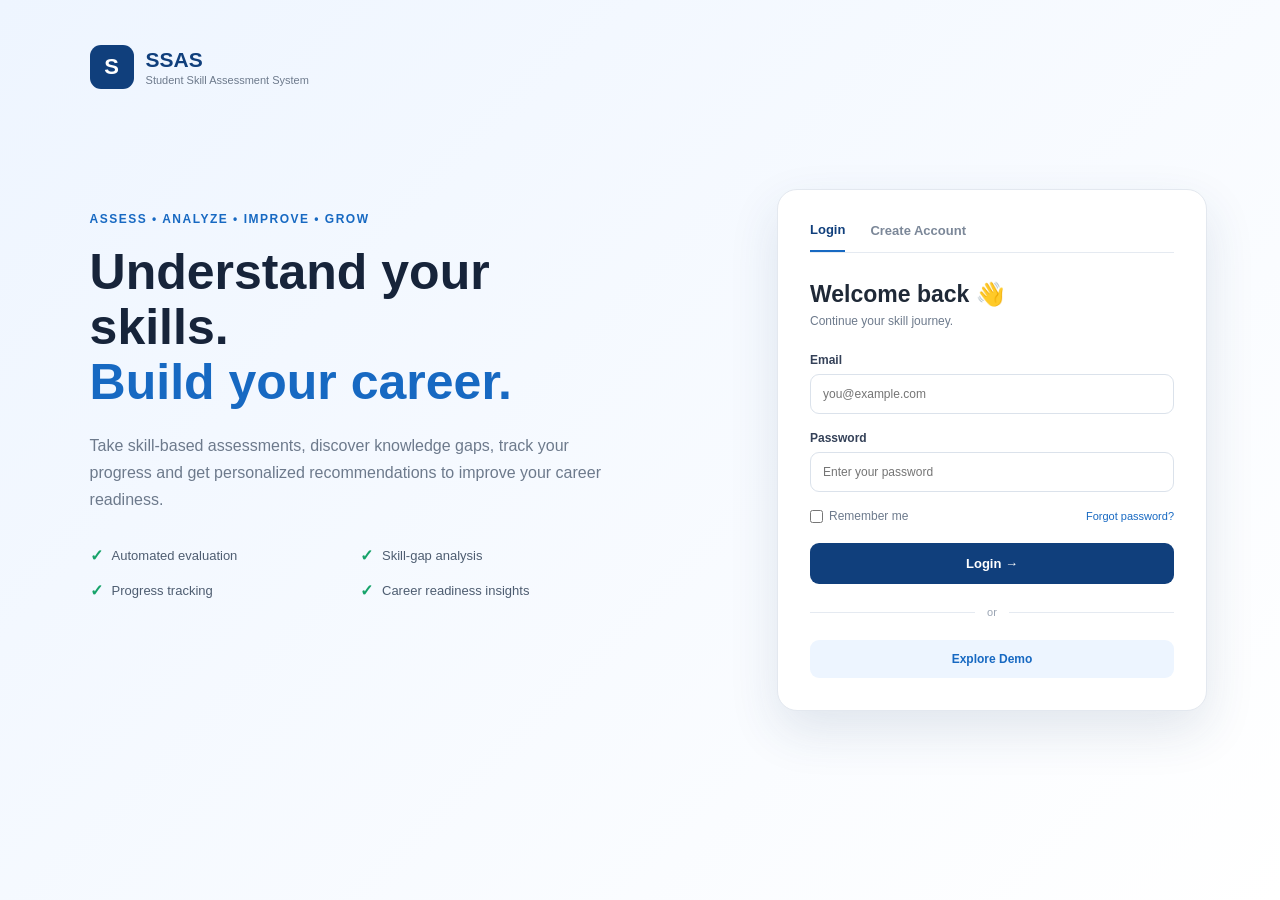
<file: frontend/index.html>
<!DOCTYPE html>
<html lang="en">

<head>
    <meta charset="UTF-8">
    <meta name="viewport" content="width=device-width, initial-scale=1.0">

    <title>SSAS - Student Skill Assessment System</title>

    <link rel="stylesheet" href="css/style.css">
</head>

<body>

    <div class="login-page">

        <!-- LEFT SIDE -->
        <div class="login-left">

            <div class="logo">
                <div class="logo-icon">S</div>

                <div>
                    <h2>SSAS</h2>
                    <p>Student Skill Assessment System</p>
                </div>
            </div>


            <div class="login-content">

                <span class="tagline">
                    ASSESS • ANALYZE • IMPROVE • GROW
                </span>

                <h1>
                    Understand your skills.<br>
                    <span>Build your career.</span>
                </h1>

                <p class="description">
                    Take skill-based assessments, discover knowledge gaps,
                    track your progress and get personalized recommendations
                    to improve your career readiness.
                </p>

                <div class="features">

                    <div class="feature">
                        <span>✓</span>
                        <p>Automated evaluation</p>
                    </div>

                    <div class="feature">
                        <span>✓</span>
                        <p>Skill-gap analysis</p>
                    </div>

                    <div class="feature">
                        <span>✓</span>
                        <p>Progress tracking</p>
                    </div>

                    <div class="feature">
                        <span>✓</span>
                        <p>Career readiness insights</p>
                    </div>

                </div>

            </div>

        </div>


        <!-- RIGHT SIDE -->
        <div class="login-right">

            <div class="login-card">

                <!-- TABS -->
                <div class="login-tabs">

                    <button
                        type="button"
                        class="tab active"
                        id="loginTab">
                        Login
                    </button>

                    <button
                        type="button"
                        class="tab"
                        id="registerTab">
                        Create Account
                    </button>

                </div>


                <!-- =========================
                     LOGIN FORM
                ========================== -->

                <div id="loginForm">

                    <h2>Welcome back 👋</h2>

                    <p class="login-subtitle">
                        Continue your skill journey.
                    </p>

                    <form id="loginFormElement">

                        <label for="loginEmail">
                            Email
                        </label>

                        <input
                            type="email"
                            id="loginEmail"
                            placeholder="you@example.com"
                            required
                        >


                        <label for="loginPassword">
                            Password
                        </label>

                        <input
                            type="password"
                            id="loginPassword"
                            placeholder="Enter your password"
                            required
                        >


                        <div class="login-options">

                            <label class="remember">
                                <input type="checkbox">
                                Remember me
                            </label>

                            <a href="#">
                                Forgot password?
                            </a>

                        </div>


                        <button
                            type="submit"
                            class="login-button">
                            Login →
                        </button>

                    </form>

                </div>


                <!-- =========================
                     CREATE ACCOUNT FORM
                ========================== -->

                <div id="registerForm" class="hidden">

                    <h2>Create your account</h2>

                    <p class="login-subtitle">
                        Start your skill assessment journey.
                    </p>

                    <form id="registerFormElement">

                        <!-- FULL NAME -->
                        <label for="fullName">
                            Full Name
                        </label>

                        <input
                            type="text"
                            id="fullName"
                            placeholder="Enter your full name"
                            required
                        >


                        <!-- PHONE NUMBER -->
                        <label for="phoneNumber">
                            Phone Number
                        </label>

                        <input
                            type="tel"
                            id="phoneNumber"
                            placeholder="Enter your phone number"
                            required
                        >


                        <!-- EMAIL -->
                        <label for="registerEmail">
                            Email Address
                        </label>

                        <div class="verification-row">

                            <input
                                type="email"
                                id="registerEmail"
                                placeholder="you@example.com"
                                required
                            >

                            <button
                                type="button"
                                id="sendCodeButton">
                                Send Code
                            </button>

                        </div>


                        <!-- EMAIL VERIFICATION -->
                        <label for="verificationCode">
                            Email Verification Code
                        </label>

                        <div class="verification-row">

                            <input
                                type="text"
                                id="verificationCode"
                                placeholder="Enter verification code"
                            >

                            <button
                                type="button"
                                id="verifyButton">
                                Verify
                            </button>

                        </div>

                        <p
                            id="verificationMessage"
                            class="verification-message">
                        </p>


                        <!-- PASSWORD -->
                        <label for="registerPassword">
                            Password
                        </label>

                        <input
                            type="password"
                            id="registerPassword"
                            placeholder="Create a password"
                            required
                        >


                        <!-- CONFIRM PASSWORD -->
                        <label for="confirmPassword">
                            Confirm Password
                        </label>

                        <input
                            type="password"
                            id="confirmPassword"
                            placeholder="Confirm your password"
                            required
                        >


                        <!-- CREATE ACCOUNT -->
                        <button
                            type="submit"
                            class="login-button">
                            Create Account →
                        </button>

                    </form>

                </div>


                <!-- DIVIDER -->
                <div class="divider">
                    <span>or</span>
                </div>


                <!-- DEMO -->
                <button
                    type="button"
                    class="demo-button">
                    Explore Demo
                </button>

            </div>

        </div>

    </div>


    <script src="js/script.js"></script>

</body>

</html>
</file>
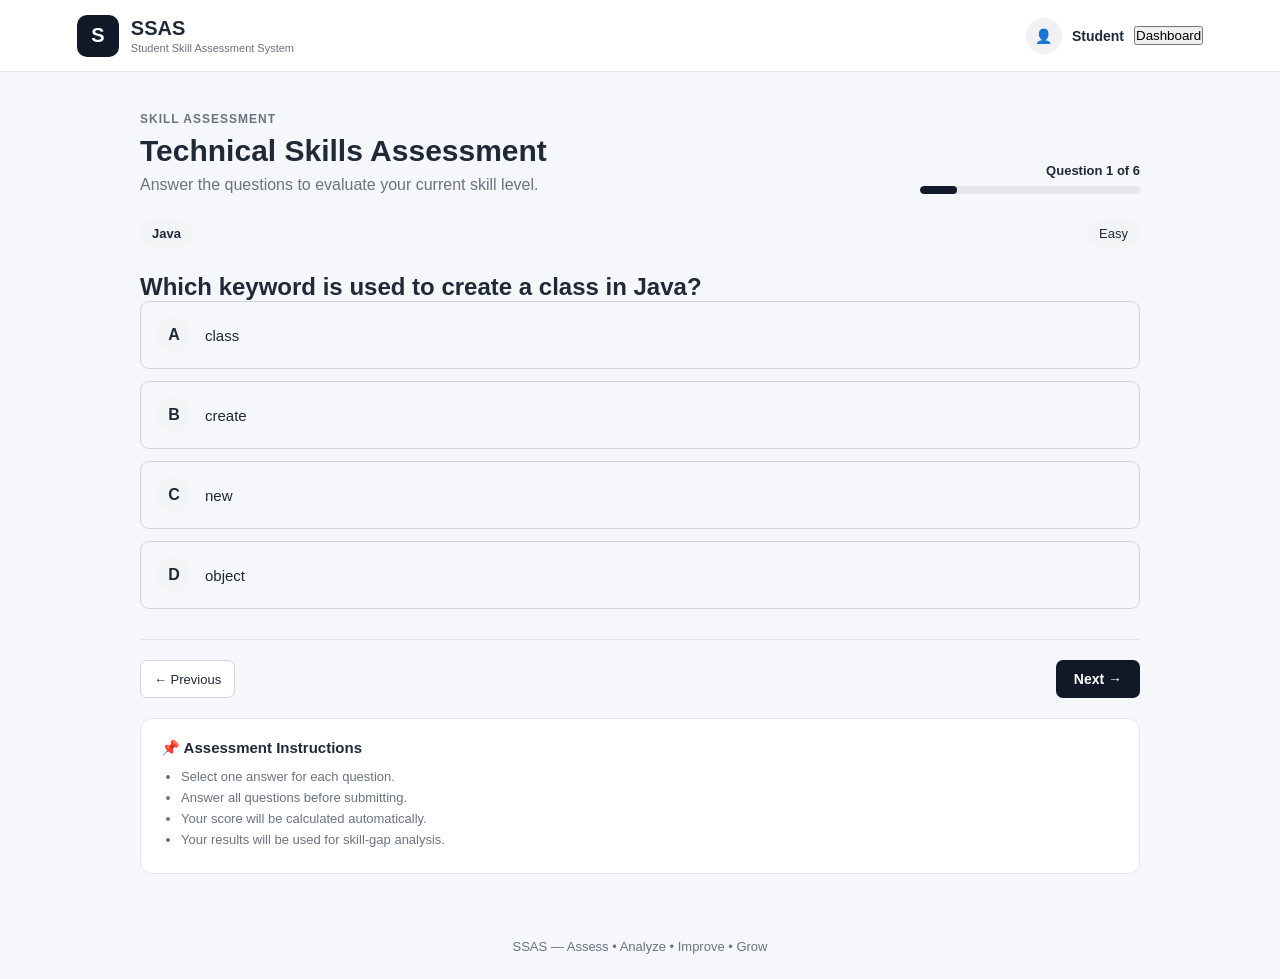
<file: frontend/pages/assessment.html>
<!DOCTYPE html>
<html lang="en">

<head>

    <meta charset="UTF-8">
    <meta name="viewport" content="width=device-width, initial-scale=1.0">

    <title>SSAS - Assessment</title>

    <link rel="stylesheet" href="../css/style.css">

</head>


<body>

    <div class="assessment-page">


        <!-- =========================
             HEADER
        ========================== -->

        <header class="dashboard-header">

            <div class="brand">

                <div class="brand-logo">
                    S
                </div>

                <div>

                    <h2>SSAS</h2>

                    <p>
                        Student Skill Assessment System
                    </p>

                </div>

            </div>


            <div class="student-profile">

                <span class="profile-icon">
                    👤
                </span>

                <span id="studentName">
                    Student
                </span>

                <button id="dashboardBtn">
                    Dashboard
                </button>

            </div>

        </header>



        <!-- =========================
             MAIN
        ========================== -->

        <main class="assessment-container">


            <!-- =========================
                 ASSESSMENT HEADER
            ========================== -->

            <section class="assessment-top">

                <div>

                    <p class="small-heading">
                        SKILL ASSESSMENT
                    </p>

                    <h1 id="assessmentTitle">
                        Technical Skills Assessment
                    </h1>

                    <p>
                        Answer the questions to evaluate your
                        current skill level.
                    </p>

                </div>


                <div class="question-progress">

                    <span id="questionNumber">
                        Question 1 of 10
                    </span>


                    <div class="progress-bar">

                        <div
                            class="progress-fill"
                            id="questionProgress"
                            style="width: 10%;">
                        </div>

                    </div>

                </div>

            </section>



            <!-- =========================
                 MCQ ASSESSMENT CARD
            ========================== -->

            <section class="question-card">


                <!-- Question information -->

                <div class="question-header">

                    <span
                        class="question-skill"
                        id="questionSkill">

                        Java

                    </span>


                    <span
                        class="difficulty"
                        id="difficulty">

                        Easy

                    </span>

                </div>



                <!-- Question -->

                <h2 id="questionText">

                    Which keyword is used to create a class
                    in Java?

                </h2>



                <!-- =========================
                     OPTIONS
                ========================== -->

                <div
                    class="options"
                    id="options">


                    <label class="option">

                        <input
                            type="radio"
                            name="answer"
                            value="0">

                        <span class="option-letter">
                            A
                        </span>

                        <span class="option-text">
                            class
                        </span>

                    </label>



                    <label class="option">

                        <input
                            type="radio"
                            name="answer"
                            value="1">

                        <span class="option-letter">
                            B
                        </span>

                        <span class="option-text">
                            create
                        </span>

                    </label>



                    <label class="option">

                        <input
                            type="radio"
                            name="answer"
                            value="2">

                        <span class="option-letter">
                            C
                        </span>

                        <span class="option-text">
                            new
                        </span>

                    </label>



                    <label class="option">

                        <input
                            type="radio"
                            name="answer"
                            value="3">

                        <span class="option-letter">
                            D
                        </span>

                        <span class="option-text">
                            object
                        </span>

                    </label>

                </div>



                <!-- =========================
                     NAVIGATION
                ========================== -->

                <div class="assessment-navigation">


                    <button
                        class="secondary-btn"
                        id="previousBtn"
                        disabled>

                        ← Previous

                    </button>



                    <button
                        class="primary-btn"
                        id="nextBtn">

                        Next →

                    </button>

                </div>

            </section>



            <!-- =========================
                 INSTRUCTIONS
            ========================== -->

            <section class="assessment-info">

                <div>

                    <strong>
                        📌 Assessment Instructions
                    </strong>


                    <ul>

                        <li>
                            Select one answer for each question.
                        </li>

                        <li>
                            Answer all questions before submitting.
                        </li>

                        <li>
                            Your score will be calculated automatically.
                        </li>

                        <li>
                            Your results will be used for
                            skill-gap analysis.
                        </li>

                    </ul>

                </div>

            </section>

        </main>



        <!-- =========================
             FOOTER
        ========================== -->

        <footer class="dashboard-footer">

            <p>
                SSAS — Assess • Analyze • Improve • Grow
            </p>

        </footer>


    </div>



    <!-- =========================
         JAVASCRIPT
    ========================== -->

    <script src="../js/assessment.js"></script>

</body>

</html>
</file>
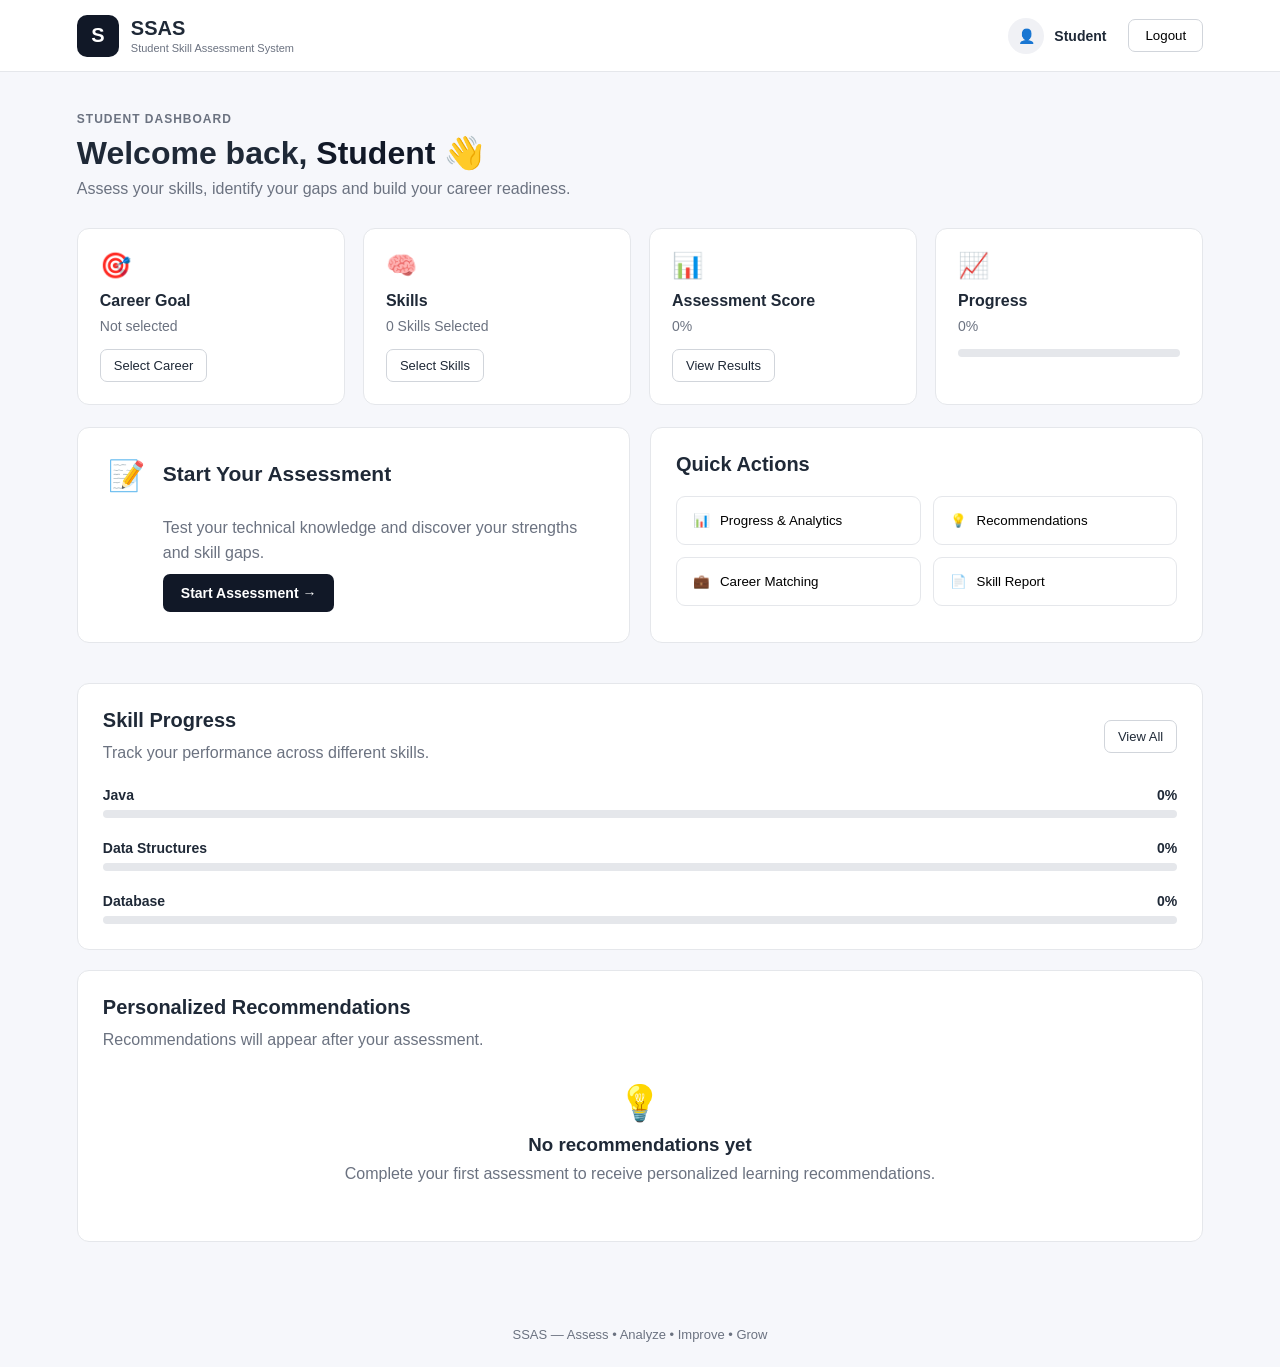
<file: frontend/pages/dashboard.html>
<!DOCTYPE html>
<html lang="en">
<head>
    <meta charset="UTF-8">
    <meta name="viewport" content="width=device-width, initial-scale=1.0">
    <title>SSAS - Student Dashboard</title>

    <link rel="stylesheet" href="../css/style.css">
</head>

<body>

    <div class="dashboard-page">

        <!-- Header -->
        <header class="dashboard-header">

            <div class="brand">
                <div class="brand-logo">S</div>

                <div>
                    <h2>SSAS</h2>
                    <p>Student Skill Assessment System</p>
                </div>
            </div>

            <div class="student-profile">
                <span class="profile-icon">👤</span>
                <span id="studentName">Student</span>
                <button id="logoutBtn">Logout</button>
            </div>

        </header>


        <!-- Main Content -->
        <main class="dashboard-container">

            <!-- Welcome Section -->
            <section class="welcome-section">
                <div>
                    <p class="small-heading">STUDENT DASHBOARD</p>

                    <h1>
                        Welcome back, <span id="welcomeName">Student</span> 👋
                    </h1>

                    <p>
                        Assess your skills, identify your gaps and build
                        your career readiness.
                    </p>
                </div>
            </section>


            <!-- Overview Cards -->
            <section class="overview-cards">

                <div class="dashboard-card">
                    <div class="card-icon">🎯</div>

                    <h3>Career Goal</h3>

                    <p id="careerGoal">
                        Not selected
                    </p>

                    <button class="secondary-btn">
                        Select Career
                    </button>
                </div>


                <div class="dashboard-card">
                    <div class="card-icon">🧠</div>

                    <h3>Skills</h3>

                    <p id="skillsCount">
                        0 Skills Selected
                    </p>

                    <button class="secondary-btn">
                        Select Skills
                    </button>
                </div>


                <div class="dashboard-card">
                    <div class="card-icon">📊</div>

                    <h3>Assessment Score</h3>

                    <p id="assessmentScore">
                        Not attempted
                    </p>

                    <button class="secondary-btn">
                        View Results
                    </button>
                </div>


                <div class="dashboard-card">
                    <div class="card-icon">📈</div>

                    <h3>Progress</h3>

                    <p id="progressValue">
                        0%
                    </p>

                    <div class="progress-bar">
                        <div
                            class="progress-fill"
                            id="progressFill"
                            style="width: 0%;">
                        </div>
                    </div>
                </div>

            </section>


            <!-- Main Dashboard Sections -->
            <section class="dashboard-sections">

                <!-- Start Assessment -->
                <div class="large-card assessment-card">

                    <div class="section-icon">📝</div>

                    <div>
                        <h2>Start Your Assessment</h2>

                        <p>
                            Test your technical knowledge and discover
                            your strengths and skill gaps.
                        </p>

                        <button
                            class="primary-btn"
                            id="startAssessmentBtn">
                            Start Assessment →
                        </button>
                    </div>

                </div>


                <!-- Quick Actions -->
                <div class="large-card">

                    <h2>Quick Actions</h2>

                    <div class="quick-actions">

                        <button class="action-btn">
                            📊
                            <span>Progress & Analytics</span>
                        </button>

                        <button class="action-btn">
                            💡
                            <span>Recommendations</span>
                        </button>

                        <button class="action-btn">
                            💼
                            <span>Career Matching</span>
                        </button>

                        <button class="action-btn">
                            📄
                            <span>Skill Report</span>
                        </button>

                    </div>

                </div>

            </section>


            <!-- Skill Progress -->
            <section class="large-card skill-progress-section">

                <div class="section-header">

                    <div>
                        <h2>Skill Progress</h2>

                        <p>
                            Track your performance across different skills.
                        </p>
                    </div>

                    <button class="secondary-btn">
                        View All
                    </button>

                </div>


                <div class="skill-item">

                    <div class="skill-info">
                        <span>Java</span>
                        <span>0%</span>
                    </div>

                    <div class="progress-bar">
                        <div
                            class="progress-fill"
                            style="width: 0%;">
                        </div>
                    </div>

                </div>


                <div class="skill-item">

                    <div class="skill-info">
                        <span>Data Structures</span>
                        <span>0%</span>
                    </div>

                    <div class="progress-bar">
                        <div
                            class="progress-fill"
                            style="width: 0%;">
                        </div>
                    </div>

                </div>


                <div class="skill-item">

                    <div class="skill-info">
                        <span>Database</span>
                        <span>0%</span>
                    </div>

                    <div class="progress-bar">
                        <div
                            class="progress-fill"
                            style="width: 0%;">
                        </div>
                    </div>

                </div>

            </section>


            <!-- Recommended Section -->
            <section class="large-card">

                <div class="section-header">

                    <div>
                        <h2>Personalized Recommendations</h2>

                        <p>
                            Recommendations will appear after your assessment.
                        </p>
                    </div>

                </div>

                <div class="empty-state">

                    <div class="empty-icon">💡</div>

                    <h3>No recommendations yet</h3>

                    <p>
                        Complete your first assessment to receive
                        personalized learning recommendations.
                    </p>

                </div>

            </section>

        </main>


        <!-- Footer -->
        <footer class="dashboard-footer">
            <p>
                SSAS — Assess • Analyze • Improve • Grow
            </p>
        </footer>

    </div>


    <script src="../js/dashboard.js"></script>

</body>
</html>
</file>
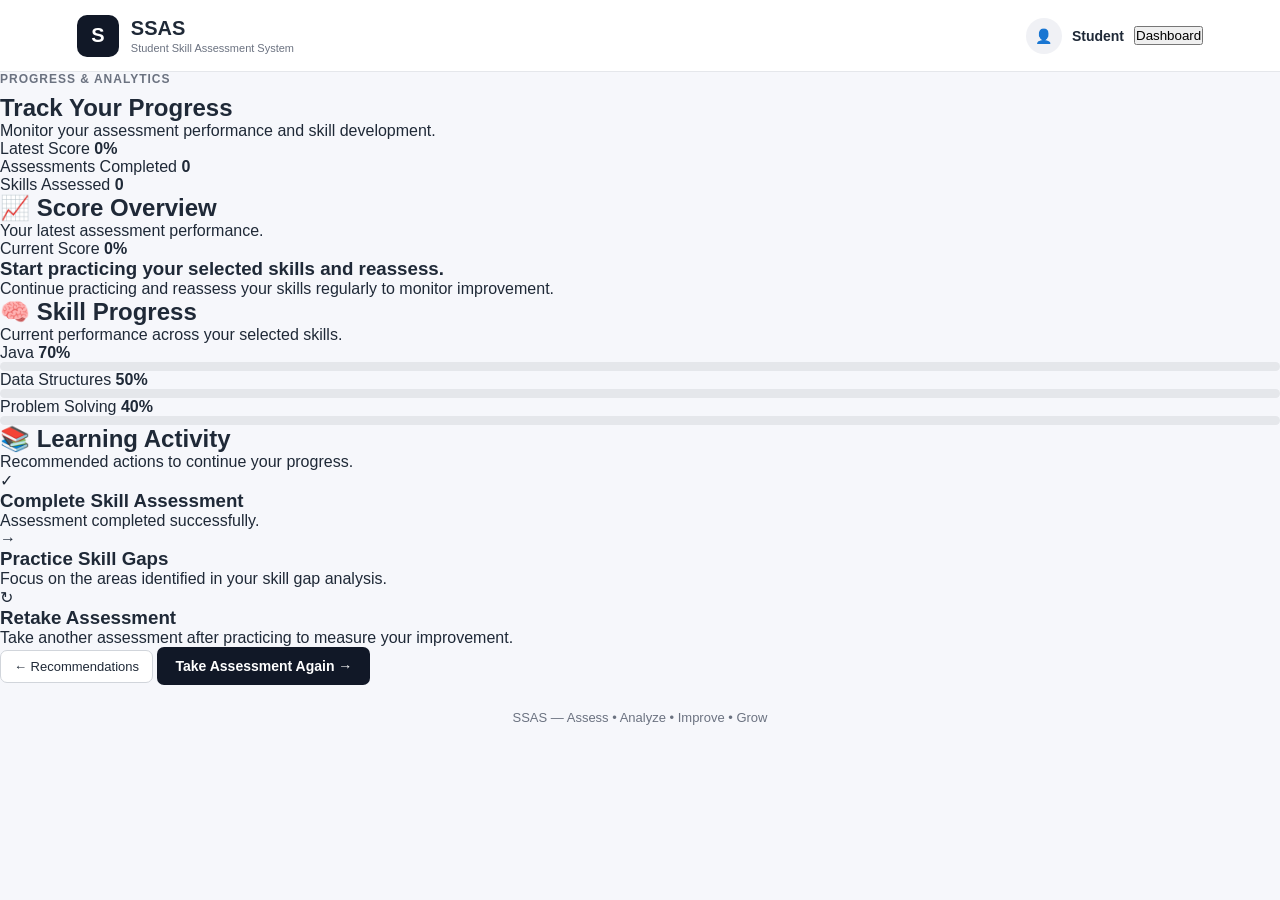
<file: frontend/pages/progress.html>
<!DOCTYPE html>
<html lang="en">

<head>
    <meta charset="UTF-8">
    <meta name="viewport" content="width=device-width, initial-scale=1.0">

    <title>SSAS - My Progress</title>

    <link rel="stylesheet" href="../css/style.css">
</head>

<body>

    <div class="progress-page">

        <!-- Header -->
        <header class="dashboard-header">

            <div class="brand">
                <div class="brand-logo">S</div>

                <div>
                    <h2>SSAS</h2>
                    <p>Student Skill Assessment System</p>
                </div>
            </div>

            <div class="student-profile">
                <span class="profile-icon">👤</span>
                <span id="studentName">Student</span>

                <button id="dashboardBtn">
                    Dashboard
                </button>
            </div>

        </header>


        <!-- Main -->
        <main class="progress-container">

            <!-- Heading -->
            <section class="progress-heading">

                <p class="small-heading">
                    PROGRESS & ANALYTICS
                </p>

                <h1>
                    Track Your Progress
                </h1>

                <p>
                    Monitor your assessment performance and skill development.
                </p>

            </section>


            <!-- Summary -->
            <section class="progress-summary">

                <div class="progress-stat">
                    <span>Latest Score</span>
                    <strong id="latestScore">0%</strong>
                </div>

                <div class="progress-stat">
                    <span>Assessments Completed</span>
                    <strong id="assessmentCount">1</strong>
                </div>

                <div class="progress-stat">
                    <span>Skills Assessed</span>
                    <strong id="skillsCount">0</strong>
                </div>

            </section>


            <!-- Score Overview -->
            <section class="progress-card">

                <div class="progress-card-header">

                    <div>
                        <h2>📈 Score Overview</h2>

                        <p>
                            Your latest assessment performance.
                        </p>
                    </div>

                </div>


                <div class="score-overview">

                    <div class="score-display">

                        <span>Current Score</span>

                        <strong id="currentScore">
                            0%
                        </strong>

                    </div>


                    <div class="score-message">

                        <h3 id="progressMessage">
                            Complete an assessment to track your progress.
                        </h3>

                        <p>
                            Continue practicing and reassess your skills
                            regularly to monitor improvement.
                        </p>

                    </div>

                </div>

            </section>


            <!-- Skill Progress -->
            <section class="progress-card">

                <div class="progress-card-header">

                    <div>
                        <h2>🧠 Skill Progress</h2>

                        <p>
                            Current performance across your selected skills.
                        </p>
                    </div>

                </div>


                <div class="skill-progress-list">

                    <div class="progress-skill">

                        <div class="progress-skill-info">

                            <span>Java</span>

                            <strong>70%</strong>

                        </div>

                        <div class="progress-track">

                            <div
                                class="progress-value"
                                style="width: 70%;">
                            </div>

                        </div>

                    </div>


                    <div class="progress-skill">

                        <div class="progress-skill-info">

                            <span>Data Structures</span>

                            <strong>50%</strong>

                        </div>

                        <div class="progress-track">

                            <div
                                class="progress-value"
                                style="width: 50%;">
                            </div>

                        </div>

                    </div>


                    <div class="progress-skill">

                        <div class="progress-skill-info">

                            <span>Problem Solving</span>

                            <strong>40%</strong>

                        </div>

                        <div class="progress-track">

                            <div
                                class="progress-value"
                                style="width: 40%;">
                            </div>

                        </div>

                    </div>

                </div>

            </section>


            <!-- Learning Activity -->
            <section class="progress-card">

                <div class="progress-card-header">

                    <div>
                        <h2>📚 Learning Activity</h2>

                        <p>
                            Recommended actions to continue your progress.
                        </p>
                    </div>

                </div>


                <div class="activity-list">

                    <div class="activity-item">

                        <span class="activity-icon">✓</span>

                        <div>
                            <h3>Complete Skill Assessment</h3>

                            <p>
                                Assessment completed successfully.
                            </p>
                        </div>

                    </div>


                    <div class="activity-item">

                        <span class="activity-icon">→</span>

                        <div>
                            <h3>Practice Skill Gaps</h3>

                            <p>
                                Focus on the areas identified in your
                                skill gap analysis.
                            </p>
                        </div>

                    </div>


                    <div class="activity-item">

                        <span class="activity-icon">↻</span>

                        <div>
                            <h3>Retake Assessment</h3>

                            <p>
                                Take another assessment after practicing
                                to measure your improvement.
                            </p>
                        </div>

                    </div>

                </div>

            </section>


            <!-- Actions -->
            <section class="progress-actions">

                <button
                    class="secondary-btn"
                    id="recommendationBtn">
                    ← Recommendations
                </button>

                <button
                    class="primary-btn"
                    id="assessmentBtn">
                    Take Assessment Again →
                </button>

            </section>

        </main>


        <!-- Footer -->
        <footer class="dashboard-footer">

            <p>
                SSAS — Assess • Analyze • Improve • Grow
            </p>

        </footer>

    </div>


    <script src="../js/progress.js"></script>

</body>

</html>
</file>
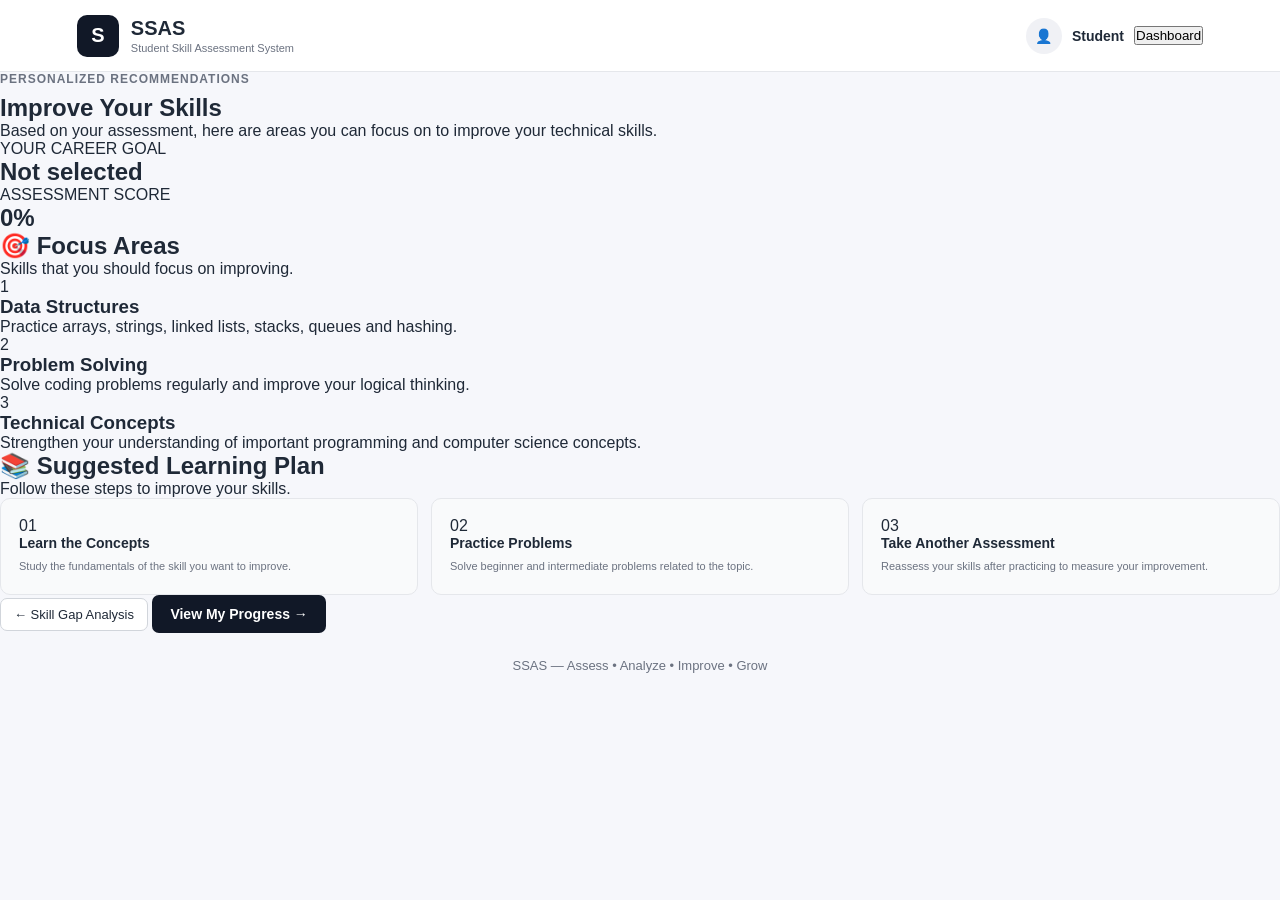
<file: frontend/pages/recommendations.html>
<!DOCTYPE html>
<html lang="en">

<head>
    <meta charset="UTF-8">
    <meta name="viewport" content="width=device-width, initial-scale=1.0">

    <title>SSAS - Recommendations</title>

    <link rel="stylesheet" href="../css/style.css">
</head>

<body>

    <div class="recommendations-page">

        <!-- Header -->
        <header class="dashboard-header">

            <div class="brand">
                <div class="brand-logo">S</div>

                <div>
                    <h2>SSAS</h2>
                    <p>Student Skill Assessment System</p>
                </div>
            </div>

            <div class="student-profile">
                <span class="profile-icon">👤</span>
                <span id="studentName">Student</span>

                <button id="dashboardBtn">
                    Dashboard
                </button>
            </div>

        </header>


        <!-- Main -->
        <main class="recommendations-container">

            <!-- Heading -->
            <section class="recommendations-heading">

                <p class="small-heading">
                    PERSONALIZED RECOMMENDATIONS
                </p>

                <h1>
                    Improve Your Skills
                </h1>

                <p>
                    Based on your assessment, here are areas you can
                    focus on to improve your technical skills.
                </p>

            </section>


            <!-- Career Goal -->
            <section class="recommendation-overview">

                <div>
                    <p class="card-label">
                        YOUR CAREER GOAL
                    </p>

                    <h2 id="careerGoal">
                        Not selected
                    </h2>
                </div>

                <div>
                    <p class="card-label">
                        ASSESSMENT SCORE
                    </p>

                    <h2 id="assessmentScore">
                        0%
                    </h2>
                </div>

            </section>


            <!-- Recommended Skills -->
            <section class="recommendation-card">

                <div class="recommendation-card-header">

                    <div>
                        <h2>🎯 Focus Areas</h2>

                        <p>
                            Skills that you should focus on improving.
                        </p>
                    </div>

                </div>


                <div class="recommendation-list">

                    <div class="recommendation-item">

                        <div class="recommendation-number">
                            1
                        </div>

                        <div>
                            <h3>Data Structures</h3>

                            <p>
                                Practice arrays, strings, linked lists,
                                stacks, queues and hashing.
                            </p>
                        </div>

                    </div>


                    <div class="recommendation-item">

                        <div class="recommendation-number">
                            2
                        </div>

                        <div>
                            <h3>Problem Solving</h3>

                            <p>
                                Solve coding problems regularly and
                                improve your logical thinking.
                            </p>
                        </div>

                    </div>


                    <div class="recommendation-item">

                        <div class="recommendation-number">
                            3
                        </div>

                        <div>
                            <h3>Technical Concepts</h3>

                            <p>
                                Strengthen your understanding of important
                                programming and computer science concepts.
                            </p>
                        </div>

                    </div>

                </div>

            </section>


            <!-- Learning Plan -->
            <section class="recommendation-card">

                <div class="recommendation-card-header">

                    <div>
                        <h2>📚 Suggested Learning Plan</h2>

                        <p>
                            Follow these steps to improve your skills.
                        </p>
                    </div>

                </div>


                <div class="learning-plan">

                    <div class="learning-step">

                        <span>01</span>

                        <div>
                            <h3>Learn the Concepts</h3>

                            <p>
                                Study the fundamentals of the skill
                                you want to improve.
                            </p>
                        </div>

                    </div>


                    <div class="learning-step">

                        <span>02</span>

                        <div>
                            <h3>Practice Problems</h3>

                            <p>
                                Solve beginner and intermediate problems
                                related to the topic.
                            </p>
                        </div>

                    </div>


                    <div class="learning-step">

                        <span>03</span>

                        <div>
                            <h3>Take Another Assessment</h3>

                            <p>
                                Reassess your skills after practicing
                                to measure your improvement.
                            </p>
                        </div>

                    </div>

                </div>

            </section>


            <!-- Actions -->
            <section class="recommendation-actions">

                <button
                    class="secondary-btn"
                    id="skillGapBtn">
                    ← Skill Gap Analysis
                </button>

                <button
                    class="primary-btn"
                    id="progressBtn">
                    View My Progress →
                </button>

            </section>

        </main>


        <!-- Footer -->
        <footer class="dashboard-footer">

            <p>
                SSAS — Assess • Analyze • Improve • Grow
            </p>

        </footer>

    </div>


    <script src="../js/recommendations.js"></script>

</body>

</html>
</file>
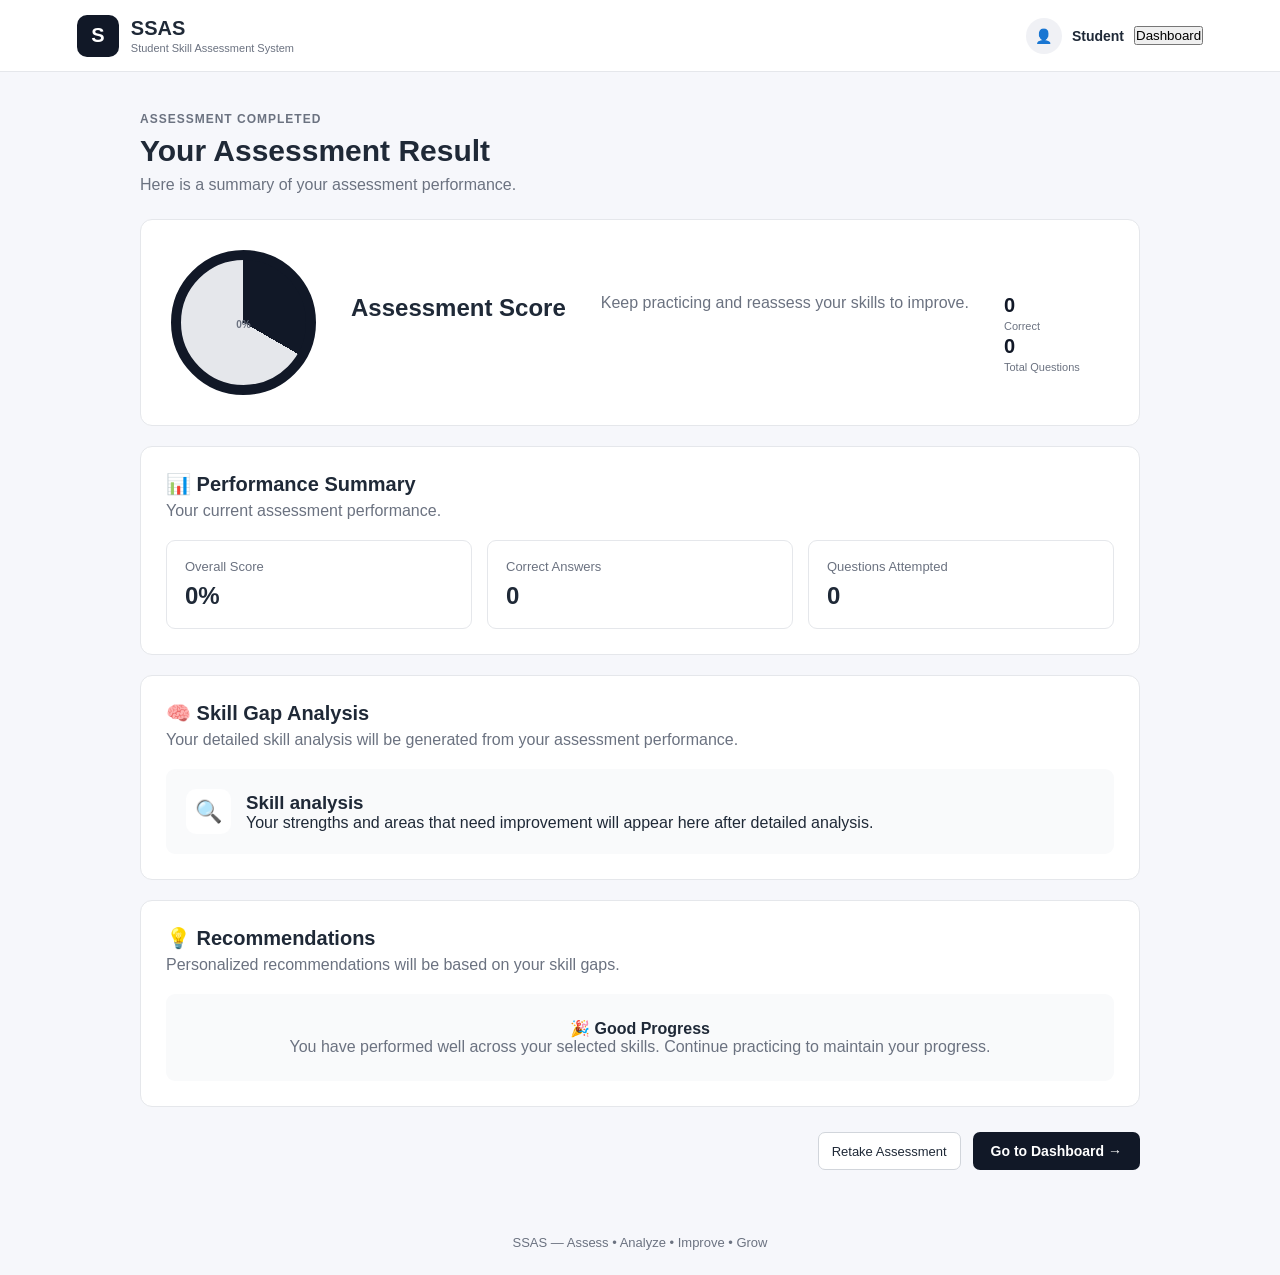
<file: frontend/pages/result.html>
<!DOCTYPE html>
<html lang="en">
<head>
    <meta charset="UTF-8">
    <meta name="viewport" content="width=device-width, initial-scale=1.0">

    <title>SSAS - Assessment Result</title>

    <link rel="stylesheet" href="../css/style.css">
</head>

<body>

    <div class="result-page">

        <!-- Header -->
        <header class="dashboard-header">

            <div class="brand">
                <div class="brand-logo">S</div>

                <div>
                    <h2>SSAS</h2>
                    <p>Student Skill Assessment System</p>
                </div>
            </div>

            <div class="student-profile">
                <span class="profile-icon">👤</span>
                <span id="studentName">Student</span>

                <button id="dashboardBtn">
                    Dashboard
                </button>
            </div>

        </header>


        <!-- Main -->
        <main class="result-container">

            <section class="result-heading">

                <p class="small-heading">ASSESSMENT COMPLETED</p>

                <h1>Your Assessment Result</h1>

                <p>
                    Here is a summary of your assessment performance.
                </p>

            </section>


            <!-- Score -->
            <section class="result-score-card">

                <div class="score-circle">
                    <span id="scorePercentage">0%</span>
                </div>

                <div class="score-details">

                    <h2>Assessment Score</h2>

                    <p id="scoreMessage">
                        Your result is ready.
                    </p>

                    <div class="score-summary">

                        <div>
                            <strong id="correctAnswers">0</strong>
                            <span>Correct</span>
                        </div>

                        <div>
                            <strong id="totalQuestions">0</strong>
                            <span>Total Questions</span>
                        </div>

                    </div>

                </div>

            </section>


            <!-- Performance -->
            <section class="result-card">

                <div class="result-card-header">

                    <div>
                        <h2>📊 Performance Summary</h2>

                        <p>
                            Your current assessment performance.
                        </p>
                    </div>

                </div>


                <div class="performance-grid">

                    <div class="performance-item">
                        <span>Overall Score</span>
                        <strong id="overallScore">0%</strong>
                    </div>

                    <div class="performance-item">
                        <span>Correct Answers</span>
                        <strong id="correctSummary">0</strong>
                    </div>

                    <div class="performance-item">
                        <span>Questions Attempted</span>
                        <strong id="attemptedSummary">0</strong>
                    </div>

                </div>

            </section>


            <!-- Skill Gap -->
            <section class="result-card">

                <div class="result-card-header">

                    <div>
                        <h2>🧠 Skill Gap Analysis</h2>

                        <p>
                            Your detailed skill analysis will be generated
                            from your assessment performance.
                        </p>
                    </div>

                </div>


                <div class="skill-gap-message">

                    <div class="gap-icon">🔍</div>

                    <div>
                        <h3>Skill analysis</h3>

                        <p>
                            Your strengths and areas that need improvement
                            will appear here after detailed analysis.
                        </p>
                    </div>

                </div>

            </section>


            <!-- Recommendations -->
            <section class="result-card">

                <div class="result-card-header">

                    <div>
                        <h2>💡 Recommendations</h2>

                        <p>
                            Personalized recommendations will be based
                            on your skill gaps.
                        </p>
                    </div>

                </div>


                <div class="recommendation-placeholder">

                    <span>💡</span>

                    <p>
                        Complete your assessment analysis to receive
                        personalized learning recommendations.
                    </p>

                </div>

            </section>


            <!-- Actions -->
            <section class="result-actions">

                <button
                    class="secondary-btn"
                    id="retakeBtn">
                    Retake Assessment
                </button>

                <button
                    class="primary-btn"
                    id="dashboardActionBtn">
                    Go to Dashboard →
                </button>

            </section>

        </main>


        <!-- Footer -->
        <footer class="dashboard-footer">

            <p>
                SSAS — Assess • Analyze • Improve • Grow
            </p>

        </footer>

    </div>


    <script src="../js/result.js"></script>

</body>
</html>
</file>
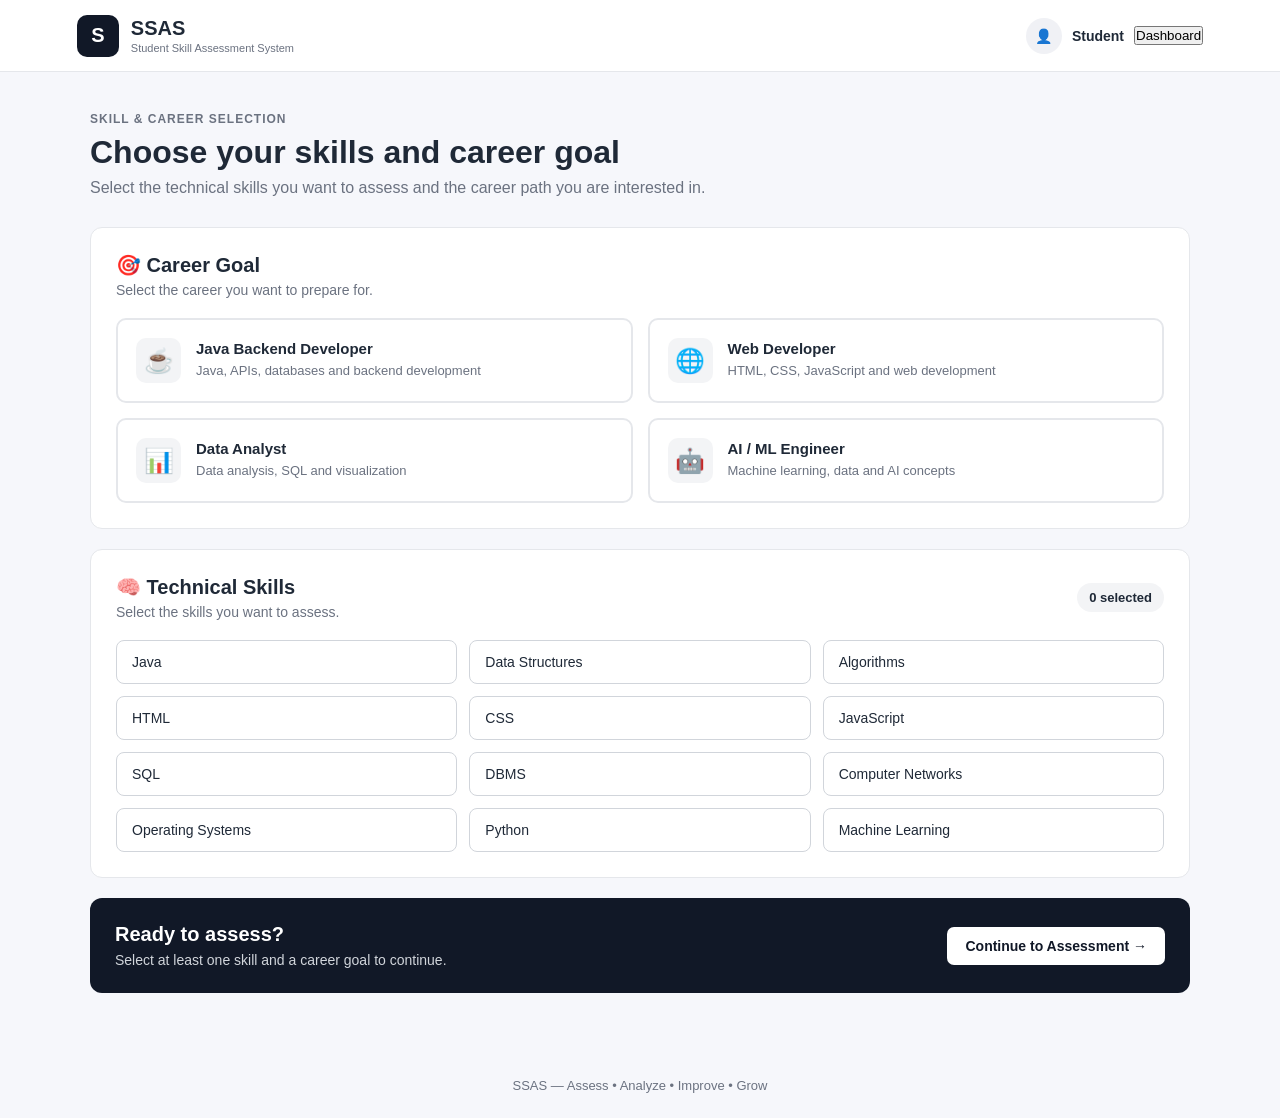
<file: frontend/pages/skill-selection.html>
<!DOCTYPE html>
<html lang="en">
<head>
    <meta charset="UTF-8">
    <meta name="viewport" content="width=device-width, initial-scale=1.0">

    <title>SSAS - Skill & Career Selection</title>

    <link rel="stylesheet" href="../css/style.css">
</head>

<body>

    <div class="selection-page">

        <!-- Header -->
        <header class="dashboard-header">

            <div class="brand">
                <div class="brand-logo">S</div>

                <div>
                    <h2>SSAS</h2>
                    <p>Student Skill Assessment System</p>
                </div>
            </div>

            <div class="student-profile">
                <span class="profile-icon">👤</span>
                <span id="studentName">Student</span>

                <button id="backDashboardBtn">
                    Dashboard
                </button>
            </div>

        </header>


        <!-- Main -->
        <main class="selection-container">

            <!-- Heading -->
            <section class="selection-heading">

                <p class="small-heading">
                    SKILL & CAREER SELECTION
                </p>

                <h1>
                    Choose your skills and career goal
                </h1>

                <p>
                    Select the technical skills you want to assess
                    and the career path you are interested in.
                </p>

            </section>


            <!-- Career Selection -->
            <section class="selection-card">

                <div class="selection-card-header">

                    <div>
                        <h2>🎯 Career Goal</h2>

                        <p>
                            Select the career you want to prepare for.
                        </p>
                    </div>

                </div>


                <div class="career-grid">

                    <label class="career-option">
                        <input
                            type="radio"
                            name="career"
                            value="Java Backend Developer">

                        <div class="career-content">
                            <span class="career-icon">☕</span>

                            <div>
                                <h3>Java Backend Developer</h3>
                                <p>Java, APIs, databases and backend development</p>
                            </div>
                        </div>
                    </label>


                    <label class="career-option">
                        <input
                            type="radio"
                            name="career"
                            value="Web Developer">

                        <div class="career-content">
                            <span class="career-icon">🌐</span>

                            <div>
                                <h3>Web Developer</h3>
                                <p>HTML, CSS, JavaScript and web development</p>
                            </div>
                        </div>
                    </label>


                    <label class="career-option">
                        <input
                            type="radio"
                            name="career"
                            value="Data Analyst">

                        <div class="career-content">
                            <span class="career-icon">📊</span>

                            <div>
                                <h3>Data Analyst</h3>
                                <p>Data analysis, SQL and visualization</p>
                            </div>
                        </div>
                    </label>


                    <label class="career-option">
                        <input
                            type="radio"
                            name="career"
                            value="AI/ML Engineer">

                        <div class="career-content">
                            <span class="career-icon">🤖</span>

                            <div>
                                <h3>AI / ML Engineer</h3>
                                <p>Machine learning, data and AI concepts</p>
                            </div>
                        </div>
                    </label>

                </div>

            </section>


            <!-- Skills -->
            <section class="selection-card">

                <div class="selection-card-header">

                    <div>
                        <h2>🧠 Technical Skills</h2>

                        <p>
                            Select the skills you want to assess.
                        </p>
                    </div>

                    <span id="selectedCount">
                        0 selected
                    </span>

                </div>


                <div class="skills-grid">

                    <label class="skill-option">
                        <input type="checkbox" value="Java">
                        <span>Java</span>
                    </label>


                    <label class="skill-option">
                        <input type="checkbox" value="Data Structures">
                        <span>Data Structures</span>
                    </label>


                    <label class="skill-option">
                        <input type="checkbox" value="Algorithms">
                        <span>Algorithms</span>
                    </label>


                    <label class="skill-option">
                        <input type="checkbox" value="HTML">
                        <span>HTML</span>
                    </label>


                    <label class="skill-option">
                        <input type="checkbox" value="CSS">
                        <span>CSS</span>
                    </label>


                    <label class="skill-option">
                        <input type="checkbox" value="JavaScript">
                        <span>JavaScript</span>
                    </label>


                    <label class="skill-option">
                        <input type="checkbox" value="SQL">
                        <span>SQL</span>
                    </label>


                    <label class="skill-option">
                        <input type="checkbox" value="DBMS">
                        <span>DBMS</span>
                    </label>


                    <label class="skill-option">
                        <input type="checkbox" value="Computer Networks">
                        <span>Computer Networks</span>
                    </label>


                    <label class="skill-option">
                        <input type="checkbox" value="Operating Systems">
                        <span>Operating Systems</span>
                    </label>


                    <label class="skill-option">
                        <input type="checkbox" value="Python">
                        <span>Python</span>
                    </label>


                    <label class="skill-option">
                        <input type="checkbox" value="Machine Learning">
                        <span>Machine Learning</span>
                    </label>

                </div>

            </section>


            <!-- Selection Summary -->
            <section class="selection-summary">

                <div>
                    <h2>Ready to assess?</h2>

                    <p>
                        Select at least one skill and a career goal
                        to continue.
                    </p>
                </div>

                <button
                    class="primary-btn"
                    id="continueAssessmentBtn">

                    Continue to Assessment →

                </button>

            </section>

        </main>


        <!-- Footer -->
        <footer class="dashboard-footer">

            <p>
                SSAS — Assess • Analyze • Improve • Grow
            </p>

        </footer>

    </div>


    <script src="../js/skill-selection.js"></script>

</body>
</html>
</file>
<file: frontend/css/style.css>
/* =========================================================
   GLOBAL RESET
========================================================= */

* {
    margin: 0;
    padding: 0;
    box-sizing: border-box;
}

html {
    scroll-behavior: smooth;
}

body {
    font-family: Arial, Helvetica, sans-serif;
    background: #f6f7fb;
    color: #1f2937;
}

button,
input {
    font-family: inherit;
}

button {
    cursor: pointer;
}


/* =========================================================
   LOGIN PAGE
========================================================= */

.login-page {
    min-height: 100vh;
    display: flex;
    background: linear-gradient(135deg, #eef5ff, #ffffff);
}


/* LEFT SIDE */

.login-left {
    width: 55%;
    padding: 45px 7%;
    display: flex;
    flex-direction: column;
}

.logo {
    display: flex;
    align-items: center;
    gap: 12px;
}

.logo-icon {
    width: 44px;
    height: 44px;
    background: #103f7c;
    color: white;
    border-radius: 11px;

    display: flex;
    justify-content: center;
    align-items: center;

    font-size: 22px;
    font-weight: bold;
}

.logo h2 {
    font-size: 21px;
    color: #103f7c;
}

.logo p {
    font-size: 11px;
    color: #6d7a8c;
    margin-top: 2px;
}

.login-content {
    margin-top: 120px;
    max-width: 600px;
}

.tagline {
    color: #1769c2;
    font-size: 12px;
    font-weight: bold;
    letter-spacing: 1.5px;
}

.login-content h1 {
    font-size: 50px;
    line-height: 1.1;
    margin-top: 18px;
    color: #17243a;
}

.login-content h1 span {
    color: #1769c2;
}

.description {
    color: #6d7a8c;
    font-size: 16px;
    line-height: 1.7;
    margin-top: 22px;
    max-width: 590px;
}

.features {
    display: grid;
    grid-template-columns: 1fr 1fr;
    gap: 16px;
    margin-top: 32px;
}

.feature {
    display: flex;
    align-items: center;
    gap: 9px;
}

.feature span {
    color: #16a36a;
    font-weight: bold;
}

.feature p {
    font-size: 13px;
    color: #4e5d71;
}


/* RIGHT SIDE */

.login-right {
    width: 45%;

    display: flex;
    justify-content: center;
    align-items: center;

    padding: 40px;
}

.login-card {
    width: 430px;
    max-height: 90vh;
    overflow-y: auto;

    background: white;

    border: 1px solid #e3e8ef;
    border-radius: 20px;

    padding: 32px;

    box-shadow: 0 20px 50px rgba(30, 68, 110, 0.12);
}


/* TABS */

.login-tabs {
    display: flex;
    gap: 25px;

    border-bottom: 1px solid #e5eaf1;

    margin-bottom: 28px;
}

.tab {
    background: none;
    border: none;

    padding-bottom: 13px;

    color: #7b8798;

    font-size: 13px;
    font-weight: bold;

    cursor: pointer;
}

.tab.active {
    color: #103f7c;
    border-bottom: 2px solid #1769c2;
}


/* HEADINGS */

.login-card h2 {
    font-size: 23px;
    margin-bottom: 6px;
}

.login-subtitle {
    color: #6d7a8c;
    font-size: 12px;
    margin-bottom: 25px;
}


/* FORM */

.login-card form {
    display: flex;
    flex-direction: column;
}

.login-card label {
    color: #344158;
    font-size: 12px;
    font-weight: bold;
    margin-bottom: 7px;
}

.login-card input[type="email"],
.login-card input[type="password"],
.login-card input[type="text"],
.login-card input[type="tel"] {
    width: 100%;

    padding: 12px;

    border: 1px solid #dbe2eb;
    border-radius: 9px;

    outline: none;

    margin-bottom: 17px;

    font-size: 12px;
}

.login-card input:focus {
    border-color: #1769c2;

    box-shadow: 0 0 0 3px rgba(23, 105, 194, 0.08);
}


/* LOGIN OPTIONS */

.login-options {
    display: flex;
    justify-content: space-between;
    align-items: center;

    margin-bottom: 20px;
}

.remember {
    display: flex;
    align-items: center;

    gap: 6px;

    color: #6d7a8c !important;
    font-weight: normal !important;

    margin: 0 !important;
}

.remember input {
    width: auto;
    margin: 0;
}

.login-options a {
    color: #1769c2;
    font-size: 11px;
    text-decoration: none;
}


/* MAIN BUTTON */

.login-button {
    width: 100%;

    padding: 13px;

    border: none;
    border-radius: 9px;

    background: #103f7c;
    color: white;

    font-size: 13px;
    font-weight: bold;

    cursor: pointer;

    transition: 0.2s;
}

.login-button:hover {
    background: #0c3569;
}


/* EMAIL VERIFICATION */

.verification-row {
    display: flex;
    align-items: stretch;
    gap: 8px;

    margin-bottom: 17px;
}

.verification-row input {
    flex: 1;
    margin-bottom: 0 !important;
}

.verification-row button {
    padding: 0 13px;

    border: none;
    border-radius: 9px;

    background: #edf5ff;
    color: #1769c2;

    font-size: 11px;
    font-weight: bold;

    cursor: pointer;

    white-space: nowrap;
}

.verification-row button:hover {
    background: #dcecff;
}

.verification-message {
    font-size: 11px;
    margin-top: -8px;
    margin-bottom: 15px;
}


/* HIDE */

.hidden {
    display: none !important;
}


/* DIVIDER */

.divider {
    display: flex;
    align-items: center;

    gap: 12px;

    margin: 22px 0;

    color: #9aa4b3;

    font-size: 11px;
}

.divider::before,
.divider::after {
    content: "";

    height: 1px;

    background: #e5eaf1;

    flex: 1;
}


/* DEMO BUTTON */

.demo-button {
    width: 100%;

    padding: 12px;

    border: none;
    border-radius: 9px;

    background: #edf5ff;
    color: #1769c2;

    font-size: 12px;
    font-weight: bold;

    cursor: pointer;
}

.demo-button:hover {
    background: #e2efff;
}


/* =========================================================
   DASHBOARD PAGE
========================================================= */

.dashboard-page {
    min-height: 100vh;
    background: #f6f7fb;
    color: #1f2937;
}


/* HEADER */

.dashboard-header {
    min-height: 72px;
    background: #ffffff;
    border-bottom: 1px solid #e5e7eb;

    display: flex;
    align-items: center;
    justify-content: space-between;

    padding: 0 6%;
}

.brand {
    display: flex;
    align-items: center;
    gap: 12px;
}

.brand-logo {
    width: 42px;
    height: 42px;

    border-radius: 10px;

    background: #111827;
    color: #ffffff;

    display: flex;
    align-items: center;
    justify-content: center;

    font-size: 20px;
    font-weight: 700;
}

.brand h2 {
    margin: 0;
    font-size: 20px;
}

.brand p {
    margin: 2px 0 0;
    font-size: 11px;
    color: #6b7280;
}

.student-profile {
    display: flex;
    align-items: center;
    gap: 10px;

    font-size: 14px;
    font-weight: 600;
}

.profile-icon {
    width: 36px;
    height: 36px;

    border-radius: 50%;

    background: #f0f1f5;

    display: flex;
    align-items: center;
    justify-content: center;
}

#logoutBtn {
    margin-left: 12px;

    padding: 8px 16px;

    border: 1px solid #d1d5db;

    border-radius: 7px;

    background: #ffffff;

    cursor: pointer;
}

#logoutBtn:hover {
    background: #f3f4f6;
}


/* MAIN */

.dashboard-container {
    width: 88%;
    max-width: 1250px;

    margin: 0 auto;

    padding: 40px 0;
}


/* WELCOME */

.welcome-section {
    margin-bottom: 30px;
}

.small-heading {
    margin-bottom: 8px;

    font-size: 12px;

    font-weight: 700;

    letter-spacing: 1px;

    color: #6b7280;
}

.welcome-section h1 {
    margin: 0 0 8px;

    font-size: 32px;
}

.welcome-section h1 span {
    color: #111827;
}

.welcome-section p:last-child {
    margin: 0;

    color: #6b7280;
}


/* OVERVIEW */

.overview-cards {
    display: grid;

    grid-template-columns: repeat(4, 1fr);

    gap: 18px;

    margin-bottom: 22px;
}

.dashboard-card {
    background: #ffffff;

    border: 1px solid #e5e7eb;

    border-radius: 12px;

    padding: 22px;
}

.card-icon {
    font-size: 25px;

    margin-bottom: 12px;
}

.dashboard-card h3 {
    margin: 0 0 8px;

    font-size: 16px;
}

.dashboard-card p {
    margin: 0 0 15px;

    color: #6b7280;

    font-size: 14px;
}


/* BUTTONS */

.primary-btn {
    border: none;

    background: #111827;

    color: #ffffff;

    padding: 11px 18px;

    border-radius: 7px;

    font-size: 14px;

    font-weight: 600;

    cursor: pointer;
}

.primary-btn:hover {
    background: #374151;
}

.secondary-btn {
    border: 1px solid #d1d5db;

    background: #ffffff;

    color: #1f2937;

    padding: 8px 13px;

    border-radius: 7px;

    font-size: 13px;

    cursor: pointer;
}

.secondary-btn:hover {
    background: #f3f4f6;
}


/* LARGE CARDS */

.dashboard-sections {
    display: grid;

    grid-template-columns: 1fr 1fr;

    gap: 20px;

    margin-bottom: 20px;
}

.large-card {
    background: #ffffff;

    border: 1px solid #e5e7eb;

    border-radius: 12px;

    padding: 25px;

    margin-bottom: 20px;
}

.assessment-card {
    display: flex;

    align-items: flex-start;

    gap: 18px;
}

.section-icon {
    font-size: 30px;
}

.large-card h2 {
    margin: 0 0 8px;

    font-size: 20px;
}

.large-card p {
    color: #6b7280;

    line-height: 1.6;
}

.assessment-card .primary-btn {
    margin-top: 8px;
}


/* QUICK ACTIONS */

.quick-actions {
    display: grid;

    grid-template-columns: 1fr 1fr;

    gap: 12px;

    margin-top: 20px;
}

.action-btn {
    border: 1px solid #e5e7eb;

    background: #ffffff;

    padding: 16px;

    border-radius: 9px;

    display: flex;

    align-items: center;

    gap: 10px;

    cursor: pointer;

    text-align: left;
}

.action-btn:hover {
    background: #f9fafb;
}


/* SKILL PROGRESS */

.section-header {
    display: flex;

    justify-content: space-between;

    align-items: center;
}

.section-header p {
    margin: 0;
}

.skill-item {
    margin-top: 22px;
}

.skill-info {
    display: flex;

    justify-content: space-between;

    margin-bottom: 7px;

    font-size: 14px;

    font-weight: 600;
}

.progress-bar {
    width: 100%;

    height: 8px;

    background: #e5e7eb;

    border-radius: 20px;

    overflow: hidden;
}

.progress-fill {
    height: 100%;

    background: #111827;

    border-radius: 20px;
}


/* EMPTY */

.empty-state {
    text-align: center;

    padding: 30px 15px;
}

.empty-icon {
    font-size: 35px;

    margin-bottom: 10px;
}

.empty-state h3 {
    margin: 0 0 5px;
}

.empty-state p {
    margin: 0;
}


/* FOOTER */

.dashboard-footer {
    text-align: center;

    padding: 25px;

    color: #6b7280;

    font-size: 13px;
}


/* =========================================================
   SKILL & CAREER SELECTION
========================================================= */

.selection-page {
    min-height: 100vh;

    background: #f6f7fb;

    color: #1f2937;
}

.selection-container {
    width: 88%;

    max-width: 1100px;

    margin: 0 auto;

    padding: 40px 0;
}

.selection-heading {
    margin-bottom: 30px;
}

.selection-heading h1 {
    margin: 0 0 8px;

    font-size: 32px;
}

.selection-heading > p:last-child {
    color: #6b7280;

    margin: 0;
}


/* CARDS */

.selection-card {
    background: #ffffff;

    border: 1px solid #e5e7eb;

    border-radius: 12px;

    padding: 25px;

    margin-bottom: 20px;
}

.selection-card-header {
    display: flex;

    justify-content: space-between;

    align-items: center;

    margin-bottom: 20px;
}

.selection-card-header h2 {
    margin: 0 0 5px;

    font-size: 20px;
}

.selection-card-header p {
    margin: 0;

    color: #6b7280;

    font-size: 14px;
}

#selectedCount {
    background: #f3f4f6;

    padding: 7px 12px;

    border-radius: 20px;

    font-size: 13px;

    font-weight: 600;
}


/* CAREER */

.career-grid {
    display: grid;

    grid-template-columns: repeat(2, 1fr);

    gap: 15px;
}

.career-option {
    position: relative;

    cursor: pointer;
}

.career-option input {
    position: absolute;

    opacity: 0;
}

.career-content {
    display: flex;

    align-items: center;

    gap: 15px;

    padding: 18px;

    border: 2px solid #e5e7eb;

    border-radius: 10px;

    background: #ffffff;

    transition: 0.2s ease;
}

.career-content:hover {
    border-color: #9ca3af;

    background: #f9fafb;
}

.career-option input:checked + .career-content {
    border-color: #111827;

    background: #f3f4f6;
}

.career-icon {
    width: 45px;
    height: 45px;

    border-radius: 10px;

    background: #f3f4f6;

    display: flex;

    align-items: center;
    justify-content: center;

    font-size: 24px;

    flex-shrink: 0;
}

.career-content h3 {
    margin: 0 0 5px;

    font-size: 15px;
}

.career-content p {
    margin: 0;

    color: #6b7280;

    font-size: 13px;

    line-height: 1.4;
}


/* SKILLS */

.skills-grid {
    display: grid;

    grid-template-columns: repeat(3, 1fr);

    gap: 12px;
}

.skill-option {
    cursor: pointer;
}

.skill-option input {
    display: none;
}

.skill-option span {
    display: block;

    padding: 13px 15px;

    border: 1px solid #d1d5db;

    border-radius: 8px;

    background: #ffffff;

    font-size: 14px;

    transition: 0.2s ease;
}

.skill-option span:hover {
    background: #f9fafb;

    border-color: #9ca3af;
}

.skill-option input:checked + span {
    background: #111827;

    color: #ffffff;

    border-color: #111827;
}


/* SUMMARY */

.selection-summary {
    background: #111827;

    color: #ffffff;

    border-radius: 12px;

    padding: 25px;

    display: flex;

    align-items: center;

    justify-content: space-between;

    gap: 20px;

    margin-bottom: 20px;
}

.selection-summary h2 {
    margin: 0 0 6px;

    font-size: 20px;
}

.selection-summary p {
    margin: 0;

    color: #d1d5db;

    font-size: 14px;
}

.selection-summary .primary-btn {
    background: #ffffff;

    color: #111827;

    white-space: nowrap;
}

.selection-summary .primary-btn:hover {
    background: #e5e7eb;
}


/* =========================================================
   ASSESSMENT PAGE
========================================================= */

.assessment-page {
    min-height: 100vh;

    background: #f6f7fb;

    color: #1f2937;
}

.assessment-container {
    width: 88%;

    max-width: 1000px;

    margin: 0 auto;

    padding: 40px 0;
}

.assessment-top {
    display: flex;

    justify-content: space-between;

    align-items: flex-end;

    gap: 30px;

    margin-bottom: 25px;
}

.assessment-top h1 {
    margin: 0 0 8px;

    font-size: 30px;
}

.assessment-top p:last-child {
    margin: 0;

    color: #6b7280;
}

.question-progress {
    width: 220px;
}

.question-progress > span {
    display: block;

    margin-bottom: 8px;

    font-size: 13px;

    font-weight: 600;

    text-align: right;
}


/* ASSESSMENT CARD */

.assessment-card {
    background: #ffffff;

    border: 1px solid #e5e7eb;

    border-radius: 12px;

    padding: 30px;
}

.question-header {
    display: flex;

    justify-content: space-between;

    align-items: center;

    margin-bottom: 25px;
}

.question-skill {
    background: #f3f4f6;

    padding: 7px 12px;

    border-radius: 20px;

    font-size: 13px;

    font-weight: 600;
}

.difficulty {
    padding: 7px 12px;

    border-radius: 20px;

    background: #f3f4f6;

    font-size: 13px;
}

.assessment-card h2 {
    margin: 0 0 25px;

    font-size: 21px;

    line-height: 1.5;
}


/* OPTIONS */

.options {
    display: grid;

    gap: 12px;
}

.option {
    position: relative;

    display: flex;

    align-items: center;

    gap: 14px;

    padding: 16px;

    border: 1px solid #d1d5db;

    border-radius: 9px;

    cursor: pointer;

    transition: 0.2s ease;
}

.option:hover {
    background: #f9fafb;

    border-color: #9ca3af;
}

.option input {
    display: none;
}

.option:has(input:checked) {
    background: #f3f4f6;

    border: 2px solid #111827;
}

.option-letter {
    width: 34px;
    height: 34px;

    border-radius: 50%;

    background: #f3f4f6;

    display: flex;

    align-items: center;

    justify-content: center;

    font-weight: 700;

    flex-shrink: 0;
}

.option:has(input:checked) .option-letter {
    background: #111827;

    color: #ffffff;
}

.option-text {
    font-size: 15px;
}


/* NAVIGATION */

.assessment-navigation {
    display: flex;

    justify-content: space-between;

    margin-top: 30px;

    padding-top: 20px;

    border-top: 1px solid #e5e7eb;
}


/* INFO */

.assessment-info {
    margin-top: 20px;

    padding: 20px;

    background: #ffffff;

    border: 1px solid #e5e7eb;

    border-radius: 12px;
}

.assessment-info strong {
    font-size: 15px;
}

.assessment-info ul {
    margin: 12px 0 0;

    padding-left: 20px;
}

.assessment-info li {
    margin-bottom: 6px;

    color: #6b7280;

    font-size: 13px;
}


/* =========================================================
   RESULT PAGE
========================================================= */

.result-page {
    min-height: 100vh;

    background: #f6f7fb;

    color: #1f2937;
}

.result-container {
    width: 88%;

    max-width: 1000px;

    margin: 0 auto;

    padding: 40px 0;
}

.result-heading {
    margin-bottom: 25px;
}

.result-heading h1 {
    margin: 0 0 8px;

    font-size: 30px;
}

.result-heading p:last-child {
    margin: 0;

    color: #6b7280;
}


/* SCORE */

.result-score-card {
    background: #ffffff;

    border: 1px solid #e5e7eb;

    border-radius: 12px;

    padding: 30px;

    display: flex;

    align-items: center;

    gap: 35px;

    margin-bottom: 20px;
}

.score-circle {
    width: 150px;
    height: 150px;

    border-radius: 50%;

    background: #f3f4f6;

    border: 10px solid #111827;

    display: flex;

    align-items: center;

    justify-content: center;

    flex-shrink: 0;
}

.score-circle span {
    font-size: 32px;

    font-weight: 700;
}

.score-details h2 {
    margin: 0 0 8px;
}

.score-details > p {
    margin: 0 0 20px;

    color: #6b7280;
}

.score-summary {
    display: flex;

    gap: 35px;
}

.score-summary div {
    display: flex;

    flex-direction: column;

    gap: 4px;
}

.score-summary strong {
    font-size: 22px;
}

.score-summary span {
    color: #6b7280;

    font-size: 13px;
}


/* RESULT CARDS */

.result-card {
    background: #ffffff;

    border: 1px solid #e5e7eb;

    border-radius: 12px;

    padding: 25px;

    margin-bottom: 20px;
}

.result-card-header {
    margin-bottom: 20px;
}

.result-card-header h2 {
    margin: 0 0 6px;

    font-size: 20px;
}

.result-card-header p {
    margin: 0;

    color: #6b7280;
}


/* PERFORMANCE */

.performance-grid {
    display: grid;

    grid-template-columns: repeat(3, 1fr);

    gap: 15px;
}

.performance-item {
    padding: 18px;

    border: 1px solid #e5e7eb;

    border-radius: 9px;

    display: flex;

    flex-direction: column;

    gap: 8px;
}

.performance-item span {
    color: #6b7280;

    font-size: 13px;
}

.performance-item strong {
    font-size: 24px;
}


/* SKILL GAP MESSAGE */

.skill-gap-message {
    display: flex;

    align-items: center;

    gap: 15px;

    padding: 20px;

    border-radius: 9px;

    background: #f9fafb;
}

.gap-icon {
    width: 45px;
    height: 45px;

    border-radius: 10px;

    background: #ffffff;

    display: flex;

    align-items: center;

    justify-content: center;

    font-size: 22px;
}


/* RECOMMENDATIONS */

.recommendation-placeholder {
    padding: 25px;

    border-radius: 9px;

    background: #f9fafb;

    text-align: center;
}

.recommendation-placeholder span {
    display: block;

    font-size: 30px;

    margin-bottom: 10px;
}

.recommendation-placeholder p {
    margin: 0;

    color: #6b7280;
}


/* ACTIONS */

.result-actions {
    display: flex;

    justify-content: flex-end;

    gap: 12px;

    margin-top: 25px;
}


/* =========================================================
   SKILL GAP ANALYSIS PAGE
========================================================= */

.skill-gap-page {
    min-height: 100vh;

    background: #f5f7fa;

    color: #172033;
}


/* HEADER */

.skill-gap-header {
    min-height: 72px;

    background: #ffffff;

    border-bottom: 1px solid #e5e7eb;

    display: flex;

    align-items: center;

    justify-content: space-between;

    padding: 0 6%;
}

.header-actions {
    display: flex;

    align-items: center;

    gap: 18px;

    font-size: 14px;

    font-weight: 600;
}

.header-btn {
    border: 1px solid #d1d5db;

    background: #ffffff;

    color: #1f2937;

    padding: 9px 16px;

    border-radius: 7px;

    cursor: pointer;

    transition: 0.2s;
}

.header-btn:hover {
    background: #f3f4f6;
}


/* MAIN */

.skill-gap-container {
    width: 88%;

    max-width: 1050px;

    margin: 0 auto;

    padding: 42px 0 50px;
}


/* HEADING */

.page-heading {
    margin-bottom: 28px;
}

.heading-label,
.section-label {
    display: block;

    color: #6b7280;

    font-size: 10px;

    font-weight: 700;

    letter-spacing: 1.4px;
}

.page-heading h1 {
    margin: 7px 0 8px;

    font-size: 32px;

    color: #111827;
}

.page-heading p {
    max-width: 700px;

    margin: 0;

    color: #6b7280;

    font-size: 14px;

    line-height: 1.6;
}


/* =========================================================
   OVERALL SCORE
========================================================= */

.overall-card {
    background: #ffffff;

    border: 1px solid #e5e7eb;

    border-radius: 14px;

    padding: 30px;

    display: flex;

    align-items: center;

    gap: 35px;

    margin-bottom: 20px;
}

.overall-left {
    flex-shrink: 0;
}


/* SCORE CIRCLE */

.score-circle {
    width: 145px;
    height: 145px;

    border-radius: 50%;

    background:
        conic-gradient(
            #111827 0deg,
            #111827 120deg,
            #e5e7eb 120deg,
            #e5e7eb 360deg
        );

    display: flex;

    align-items: center;

    justify-content: center;
}

.score-circle > div {
    width: 117px;
    height: 117px;

    border-radius: 50%;

    background: #ffffff;

    display: flex;

    flex-direction: column;

    align-items: center;

    justify-content: center;
}

.score-circle strong {
    font-size: 31px;

    color: #111827;
}

.score-circle span {
    margin-top: 3px;

    font-size: 10px;

    color: #6b7280;
}


/* OVERALL CONTENT */

.overall-content {
    flex: 1;
}

.overall-content h2 {
    margin: 7px 0 8px;

    font-size: 23px;

    color: #111827;
}

.overall-content > p {
    max-width: 650px;

    margin: 0;

    color: #6b7280;

    font-size: 13px;

    line-height: 1.6;
}


/* SCORE DETAILS */

.score-details {
    display: flex;

    gap: 35px;

    margin-top: 22px;
}

.score-details div {
    display: flex;

    flex-direction: column;

    gap: 3px;
}

.score-details strong {
    font-size: 20px;

    color: #111827;
}

.score-details span {
    font-size: 11px;

    color: #6b7280;
}


/* =========================================================
   TWO COLUMN ANALYSIS
========================================================= */

.two-column {
    display: grid;

    grid-template-columns: 1fr 1fr;

    gap: 20px;

    margin-bottom: 20px;
}


/* COMMON CARD */

.analysis-card {
    background: #ffffff;

    border: 1px solid #e5e7eb;

    border-radius: 14px;

    padding: 25px;

    margin-bottom: 20px;
}


/* CARD HEADER */

.card-heading {
    display: flex;

    align-items: center;

    gap: 13px;

    margin-bottom: 22px;
}

.card-heading h2 {
    margin: 0 0 4px;

    font-size: 18px;

    color: #111827;
}

.card-heading p {
    margin: 0;

    font-size: 12px;

    color: #6b7280;
}


/* CARD ICON */

.heading-icon {
    width: 40px;
    height: 40px;

    border-radius: 10px;

    background: #f3f4f6;

    display: flex;

    align-items: center;

    justify-content: center;

    font-size: 17px;

    font-weight: 700;

    flex-shrink: 0;
}

.strength-icon {
    color: #15803d;

    background: #ecfdf3;
}

.improvement-icon {
    color: #b45309;

    background: #fffbeb;
}


/* =========================================================
   STRENGTH / IMPROVEMENT LIST
========================================================= */

.skill-list {
    display: flex;

    flex-direction: column;

    gap: 10px;
}

.skill-row {
    display: flex;

    align-items: center;

    justify-content: space-between;

    padding: 13px;

    border: 1px solid #e5e7eb;

    border-radius: 9px;

    background: #ffffff;

    transition: 0.2s;
}

.skill-row:hover {
    background: #f9fafb;

    border-color: #d1d5db;
}

.skill-row-left {
    display: flex;

    align-items: center;

    gap: 11px;
}

.skill-symbol {
    width: 35px;
    height: 35px;

    border-radius: 8px;

    background: #f3f4f6;

    display: flex;

    align-items: center;

    justify-content: center;

    font-size: 13px;

    font-weight: 700;

    color: #374151;

    flex-shrink: 0;
}

.skill-row h3 {
    margin: 0 0 3px;

    font-size: 13px;
}

.skill-row span {
    font-size: 10px;

    color: #9ca3af;
}

.skill-row > strong {
    font-size: 13px;

    color: #111827;
}


/* =========================================================
   SKILL-WISE PERFORMANCE
========================================================= */

.performance-card {
    margin-bottom: 20px;
}

.performance-list {
    display: flex;

    flex-direction: column;

    gap: 23px;
}

.performance-row {
    width: 100%;
}

.performance-top {
    display: flex;

    justify-content: space-between;

    align-items: center;

    margin-bottom: 9px;
}

.skill-title {
    display: flex;

    align-items: center;

    gap: 9px;
}

.skill-title .skill-symbol {
    width: 31px;
    height: 31px;
}

.skill-title span {
    font-size: 14px;

    font-weight: 600;
}

.performance-top > strong {
    font-size: 13px;
}


/* PROGRESS */

.progress-track {
    width: 100%;

    height: 9px;

    background: #e5e7eb;

    border-radius: 20px;

    overflow: hidden;
}

.progress-fill {
    height: 100%;

    background: #111827;

    border-radius: 20px;

    transition: width 0.5s ease;
}

.performance-status {
    margin-top: 6px;

    font-size: 10px;

    color: #6b7280;
}


/* =========================================================
   RECOMMENDED FOCUS
========================================================= */

.focus-card {
    display: flex;

    align-items: flex-start;

    gap: 18px;

    background: #111827;

    color: #ffffff;

    border-radius: 14px;

    padding: 27px;

    margin-bottom: 20px;
}

.focus-icon {
    width: 45px;
    height: 45px;

    border-radius: 10px;

    background: #ffffff;

    display: flex;

    align-items: center;

    justify-content: center;

    font-size: 21px;

    flex-shrink: 0;
}

.focus-content .section-label {
    color: #9ca3af;
}

.focus-content h2 {
    margin: 6px 0 7px;

    font-size: 19px;
}

.focus-content p {
    margin: 0;

    max-width: 760px;

    color: #d1d5db;

    font-size: 13px;

    line-height: 1.6;
}


/* =========================================================
   LEARNING PLAN
========================================================= */

.learning-card {
    margin-bottom: 20px;
}

.learning-plan {
    display: grid;

    grid-template-columns: repeat(3, 1fr);

    gap: 13px;
}

.learning-step {
    padding: 18px;

    background: #f9fafb;

    border: 1px solid #e5e7eb;

    border-radius: 10px;

    transition: 0.2s;
}

.learning-step:hover {
    background: #ffffff;

    border-color: #d1d5db;

    transform: translateY(-2px);
}

.step-number {
    font-size: 11px;

    font-weight: 700;

    color: #6b7280;

    margin-bottom: 13px;
}

.learning-step h3 {
    margin: 0 0 7px;

    font-size: 14px;
}

.learning-step p {
    margin: 0;

    color: #6b7280;

    font-size: 11px;

    line-height: 1.6;
}


/* =========================================================
   SKILL GAP ACTIONS
========================================================= */

.page-actions {
    display: flex;

    justify-content: space-between;

    gap: 12px;

    margin-top: 5px;
}


/* =========================================================
   SKILL GAP FOOTER
========================================================= */

.skill-gap-footer {
    text-align: center;

    padding: 25px;

    color: #9ca3af;

    font-size: 11px;
}


/* =========================================================
   RESPONSIVE - LOGIN
========================================================= */

@media (max-width: 900px) {

    .login-page {
        flex-direction: column;
    }

    .login-left,
    .login-right {
        width: 100%;
    }

    .login-left {
        padding: 30px;
    }

    .login-content {
        margin-top: 60px;
    }

    .login-content h1 {
        font-size: 40px;
    }

    .login-right {
        padding: 30px;
    }

    .login-card {
        max-height: none;
    }

}


/* =========================================================
   RESPONSIVE - DASHBOARD
========================================================= */

@media (max-width: 1000px) {

    .overview-cards {
        grid-template-columns: repeat(2, 1fr);
    }

    .dashboard-sections {
        grid-template-columns: 1fr;
    }

}


/* =========================================================
   RESPONSIVE - SELECTION
========================================================= */

@media (max-width: 800px) {

    .career-grid {
        grid-template-columns: 1fr;
    }

    .skills-grid {
        grid-template-columns: repeat(2, 1fr);
    }

    .selection-summary {
        flex-direction: column;

        align-items: flex-start;
    }

}


/* =========================================================
   RESPONSIVE - ASSESSMENT
========================================================= */

@media (max-width: 700px) {

    .assessment-container {
        width: 92%;

        padding: 25px 0;
    }

    .assessment-top {
        flex-direction: column;

        align-items: flex-start;
    }

    .question-progress {
        width: 100%;
    }

    .question-progress > span {
        text-align: left;
    }

    .assessment-card {
        padding: 20px;
    }

    .assessment-card h2 {
        font-size: 18px;
    }

}


/* =========================================================
   RESPONSIVE - RESULT
========================================================= */

@media (max-width: 700px) {

    .result-container {
        width: 92%;

        padding: 25px 0;
    }

    .result-score-card {
        flex-direction: column;

        align-items: flex-start;
    }

    .performance-grid {
        grid-template-columns: 1fr;
    }

    .score-summary {
        gap: 25px;
    }

    .result-actions {
        flex-direction: column;
    }

    .result-actions button {
        width: 100%;
    }

}


/* =========================================================
   RESPONSIVE - SKILL GAP
========================================================= */

@media (max-width: 850px) {

    .skill-gap-header {
        padding: 0 4%;
    }

    .skill-gap-container {
        width: 92%;
    }

    .two-column {
        grid-template-columns: 1fr;
    }

    .learning-plan {
        grid-template-columns: 1fr;
    }

}


/* =========================================================
   MOBILE - ALL PAGES
========================================================= */

@media (max-width: 600px) {

    /* LOGIN */

    .login-left {
        padding: 25px;
    }

    .login-content h1 {
        font-size: 34px;
    }

    .features {
        grid-template-columns: 1fr;
    }

    .login-right {
        padding: 20px;
    }

    .login-card {
        width: 100%;

        padding: 24px;
    }

    .verification-row {
        flex-direction: column;
    }

    .verification-row button {
        padding: 10px;
    }


    /* DASHBOARD */

    .dashboard-header {
        padding: 15px 5%;

        flex-direction: column;

        gap: 15px;

        align-items: flex-start;
    }

    .student-profile {
        width: 100%;

        justify-content: space-between;
    }

    .dashboard-container {
        width: 92%;

        padding: 25px 0;
    }

    .overview-cards {
        grid-template-columns: 1fr;
    }

    .welcome-section h1 {
        font-size: 26px;
    }

    .quick-actions {
        grid-template-columns: 1fr;
    }


    /* SELECTION */

    .selection-container {
        width: 92%;

        padding: 25px 0;
    }

    .selection-heading h1 {
        font-size: 25px;
    }

    .skills-grid {
        grid-template-columns: 1fr;
    }

    .selection-card {
        padding: 18px;
    }


    /* SKILL GAP */

    .skill-gap-header {
        min-height: auto;

        padding: 15px 5%;

        flex-direction: column;

        align-items: flex-start;

        gap: 15px;
    }

    .header-actions {
        width: 100%;

        justify-content: space-between;
    }

    .skill-gap-container {
        padding: 28px 0;
    }

    .page-heading h1 {
        font-size: 26px;
    }

    .overall-card {
        flex-direction: column;

        align-items: flex-start;

        padding: 24px;
    }

    .score-details {
        gap: 20px;

        flex-wrap: wrap;
    }

    .analysis-card {
        padding: 20px;
    }

    .focus-card {
        padding: 22px;
    }

    .page-actions {
        flex-direction: column;
    }

    .page-actions button {
        width: 100%;
    }

}
</file>
